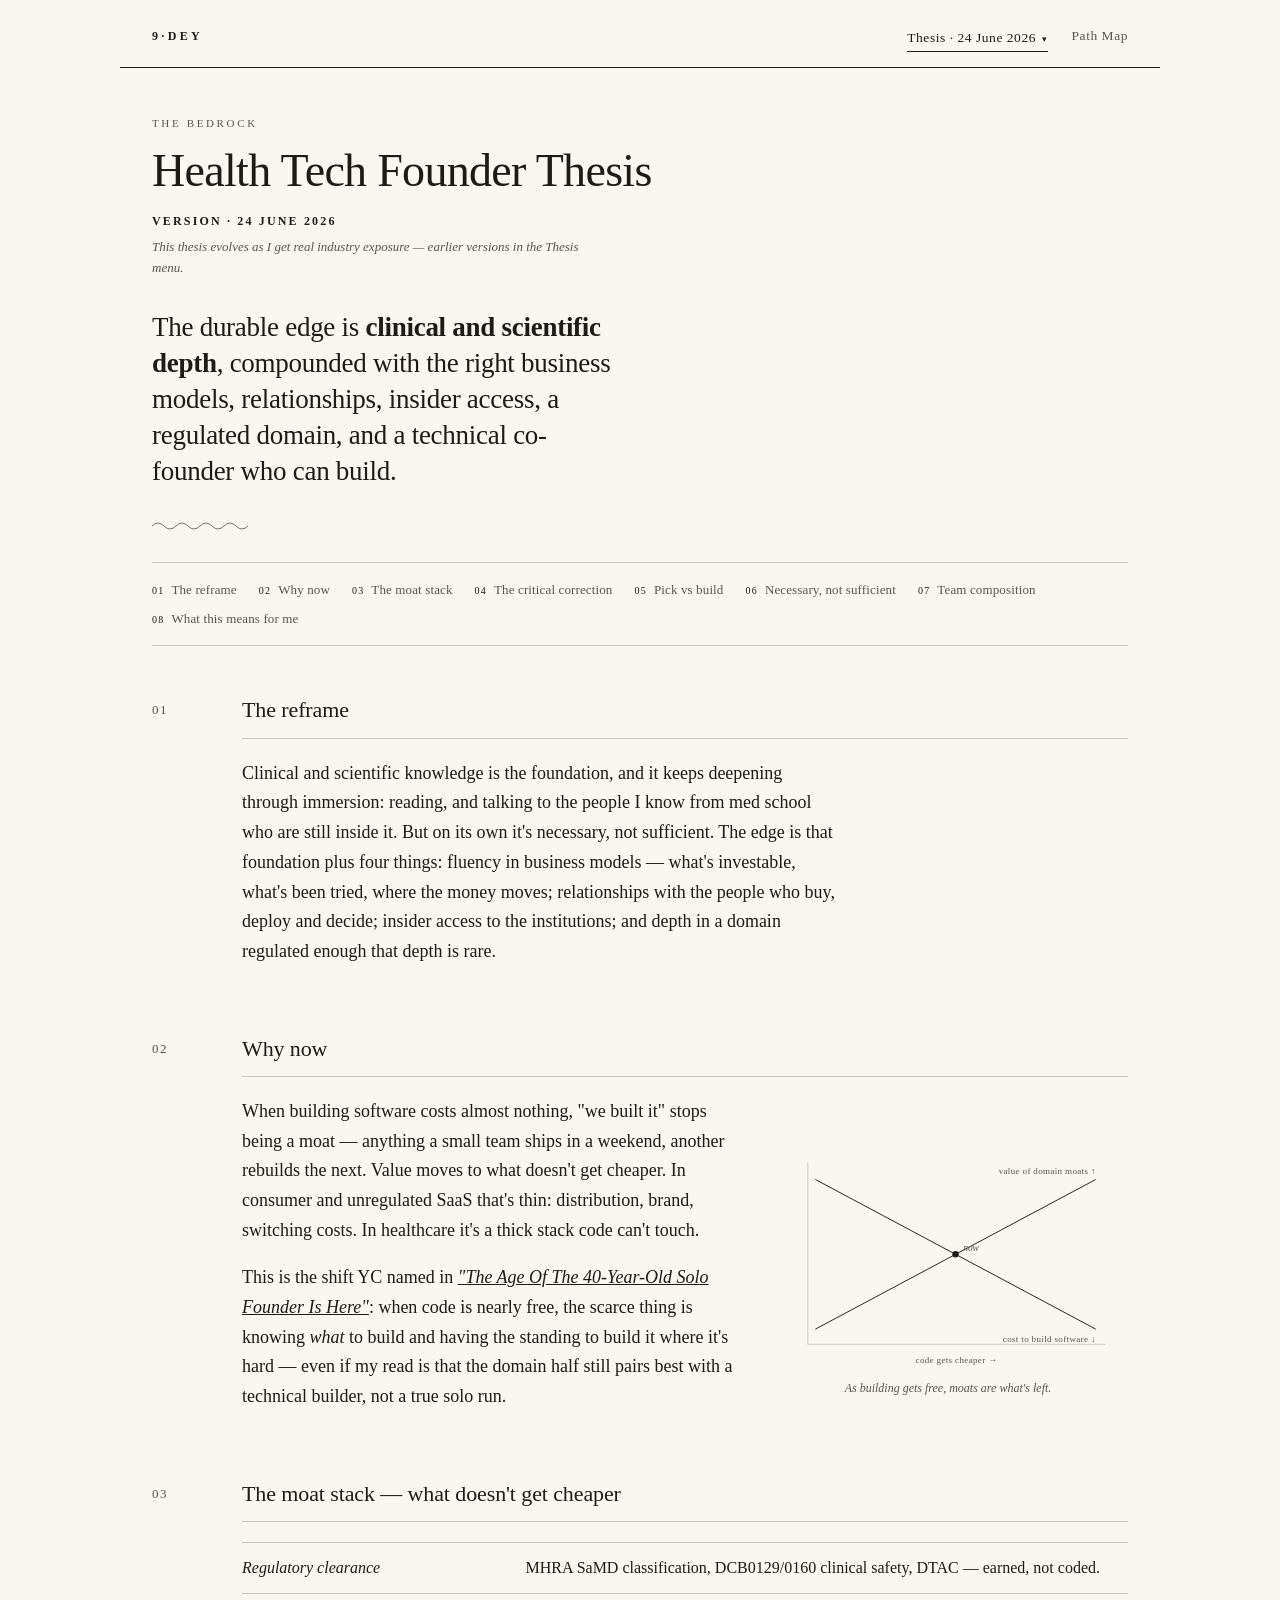
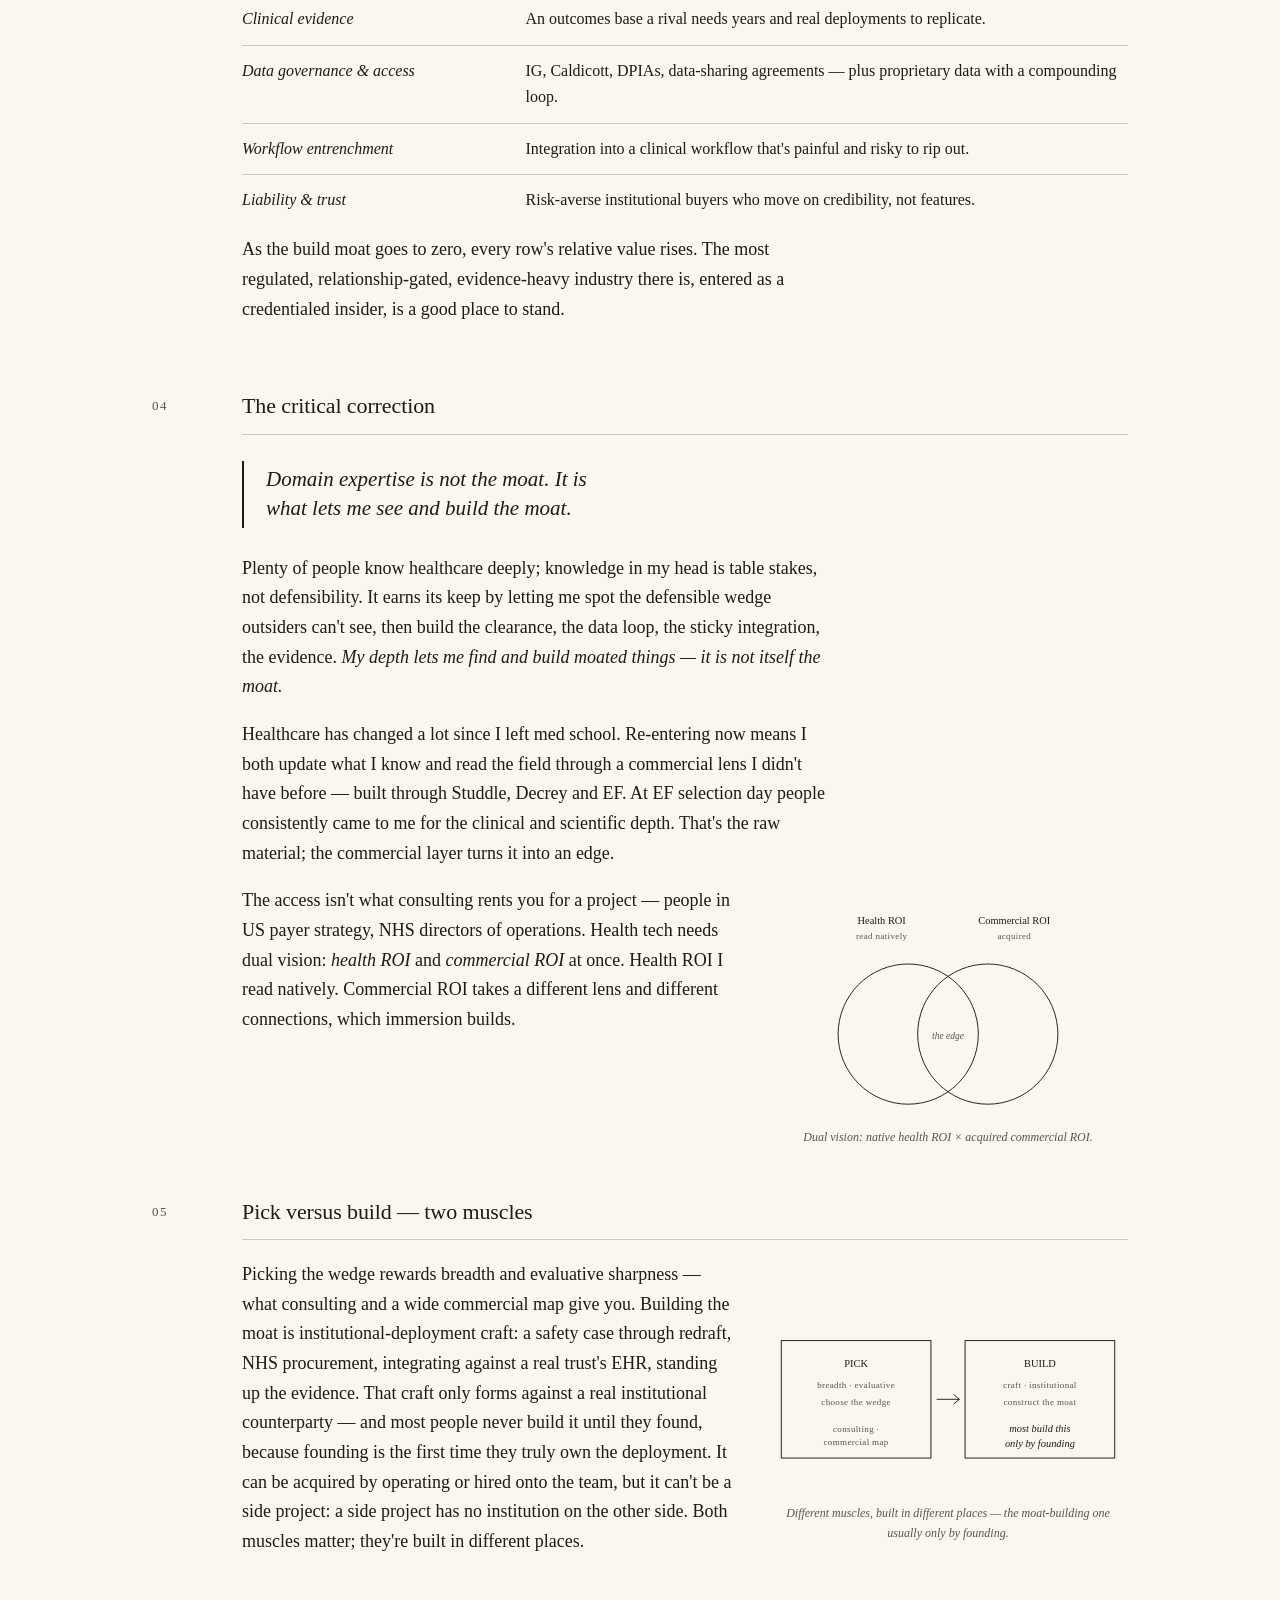
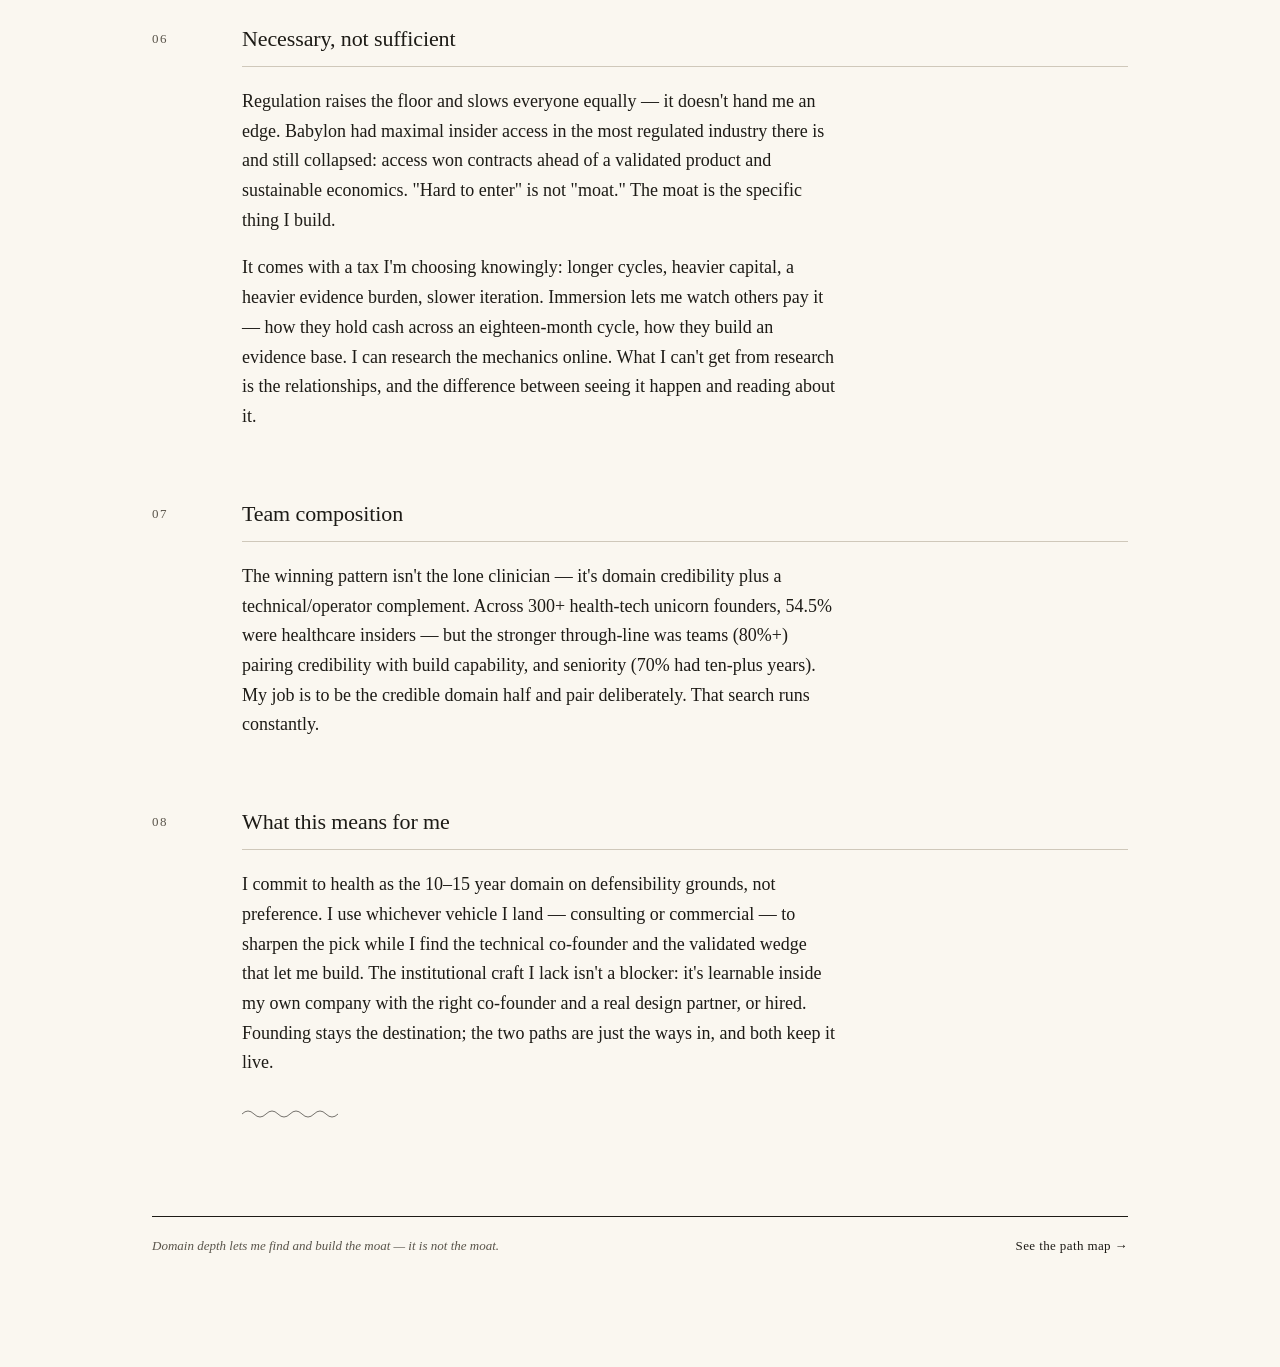
<file: index.html>
<!DOCTYPE html>
<html lang="en">
<head>
<meta charset="utf-8">
<meta name="viewport" content="width=device-width, initial-scale=1">
<title>Health Tech Founder Thesis · 24 June 2026</title>
<link rel="stylesheet" href="style.css">
</head>
<body data-thesis="index.html">

<!-- ===================== SHARED NAV ===================== -->
<nav class="nav">
  <a class="brand" href="index.html">9&middot;dey</a>
  <span class="links">
    <details class="thesis-dd" id="thesisDd">
      <summary>Thesis ▾</summary>
      <div class="thesis-dd-menu" id="thesisDdMenu"></div>
    </details>
    <a href="map.html">Path Map</a>
  </span>
</nav>

<div class="wrap">

  <header class="masthead">
    <p class="eyebrow">The bedrock</p>
    <h1>Health Tech Founder Thesis</h1>
    <p class="version">Version · 24 June 2026</p>
    <p class="version-note">This thesis evolves as I get real industry exposure — earlier versions in the Thesis menu.</p>

    <!-- HERO: the thesis in one statement -->
    <p class="hero">The durable edge is <strong>clinical and scientific depth</strong>, compounded with the right business models, relationships, insider access, a regulated domain, and a technical co-founder who can build.</p>

    <svg class="squiggle" viewBox="0 0 96 12" aria-hidden="true"><path d="M0,6 Q6,0 12,6 T24,6 T36,6 T48,6 T60,6 T72,6 T84,6 T96,6"/></svg>
  </header>

  <!-- CONTENTS -->
  <nav class="toc" aria-label="Contents">
    <a href="#reframe"><span>01</span> The reframe</a>
    <a href="#whynow"><span>02</span> Why now</a>
    <a href="#moat"><span>03</span> The moat stack</a>
    <a href="#correction"><span>04</span> The critical correction</a>
    <a href="#pickbuild"><span>05</span> Pick vs build</a>
    <a href="#necessary"><span>06</span> Necessary, not sufficient</a>
    <a href="#team"><span>07</span> Team composition</a>
    <a href="#meaning"><span>08</span> What this means for me</a>
  </nav>

  <!-- 01 ===================== REFRAME ===================== -->
  <section id="reframe">
    <div class="snum">01</div>
    <div class="body">
      <div class="sec-head"><h2>The reframe</h2></div>
      <p>Clinical and scientific knowledge is the foundation, and it keeps deepening through immersion: reading, and talking to the people I know from med school who are still inside it. But on its own it's necessary, not sufficient. The edge is that foundation plus four things: fluency in business models — what's investable, what's been tried, where the money moves; relationships with the people who buy, deploy and decide; insider access to the institutions; and depth in a domain regulated enough that depth is rare.</p>
    </div>
  </section>

  <!-- 02 ===================== WHY NOW ===================== -->
  <section id="whynow">
    <div class="snum">02</div>
    <div class="body">
      <div class="sec-head"><h2>Why now</h2></div>
      <div class="split">
        <div class="txt">
          <p>When building software costs almost nothing, "we built it" stops being a moat — anything a small team ships in a weekend, another rebuilds the next. Value moves to what doesn't get cheaper. In consumer and unregulated SaaS that's thin: distribution, brand, switching costs. In healthcare it's a thick stack code can't touch.</p>
          <p>This is the shift YC named in <em><a href="https://www.youtube.com/watch?v=8OOuCnZB-4o" target="_blank" rel="noopener">"The Age Of The 40-Year-Old Solo Founder Is Here"</a></em>: when code is nearly free, the scarce thing is knowing <em>what</em> to build and having the standing to build it where it's hard — even if my read is that the domain half still pairs best with a technical builder, not a true solo run.</p>
        </div>
        <div class="fig">
          <!-- DIAGRAM A: crossing curves -->
          <svg class="dia" viewBox="0 0 380 250" role="img" aria-label="As software gets cheaper, the value of domain moats rises while the cost of building software falls.">
            <line class="stroke-faint" x1="42" y1="30" x2="42" y2="222"/>
            <line class="stroke-faint" x1="42" y1="222" x2="356" y2="222"/>
            <line class="stroke" x1="50" y1="48" x2="346" y2="206"/>
            <line class="stroke" x1="50" y1="206" x2="346" y2="48"/>
            <circle cx="198" cy="127" r="3.4" fill="#1d1b16"/>
            <text class="lab-cap" x="206" y="124">now</text>
            <text class="lab-sm" x="346" y="42" text-anchor="end">value of domain moats ↑</text>
            <text class="lab-sm" x="346" y="220" text-anchor="end">cost to build software ↓</text>
            <text class="lab-sm" x="199" y="242" text-anchor="middle">code gets cheaper →</text>
          </svg>
          <p class="fig-cap">As building gets free, moats are what's left.</p>
        </div>
      </div>
    </div>
  </section>

  <!-- 03 ===================== MOAT STACK ===================== -->
  <section id="moat">
    <div class="snum">03</div>
    <div class="body">
      <div class="sec-head"><h2>The moat stack — what doesn't get cheaper</h2></div>
      <table class="moat">
        <tr><td>Regulatory clearance</td><td>MHRA SaMD classification, DCB0129/0160 clinical safety, DTAC — earned, not coded.</td></tr>
        <tr><td>Clinical evidence</td><td>An outcomes base a rival needs years and real deployments to replicate.</td></tr>
        <tr><td>Data governance &amp; access</td><td>IG, Caldicott, DPIAs, data-sharing agreements — plus proprietary data with a compounding loop.</td></tr>
        <tr><td>Workflow entrenchment</td><td>Integration into a clinical workflow that's painful and risky to rip out.</td></tr>
        <tr><td>Liability &amp; trust</td><td>Risk-averse institutional buyers who move on credibility, not features.</td></tr>
      </table>
      <p>As the build moat goes to zero, every row's relative value rises. The most regulated, relationship-gated, evidence-heavy industry there is, entered as a credentialed insider, is a good place to stand.</p>
    </div>
  </section>

  <!-- 04 ===================== CRITICAL CORRECTION ===================== -->
  <section id="correction">
    <div class="snum">04</div>
    <div class="body">
      <div class="sec-head"><h2>The critical correction</h2></div>
      <p class="pull">Domain expertise is not the moat. It is what lets me see and build the moat.</p>
      <p>Plenty of people know healthcare deeply; knowledge in my head is table stakes, not defensibility. It earns its keep by letting me spot the defensible wedge outsiders can't see, then build the clearance, the data loop, the sticky integration, the evidence. <em>My depth lets me find and build moated things — it is not itself the moat.</em></p>
      <p>Healthcare has changed a lot since I left med school. Re-entering now means I both update what I know and read the field through a commercial lens I didn't have before — built through Studdle, Decrey and EF. At EF selection day people consistently came to me for the clinical and scientific depth. That's the raw material; the commercial layer turns it into an edge.</p>
      <div class="split">
        <div class="txt">
          <p>The access isn't what consulting rents you for a project — people in US payer strategy, NHS directors of operations. Health tech needs dual vision: <em>health ROI</em> and <em>commercial ROI</em> at once. Health ROI I read natively. Commercial ROI takes a different lens and different connections, which immersion builds.</p>
        </div>
        <div class="fig">
          <!-- DIAGRAM B: dual-vision venn (labels above, clear of strokes) -->
          <svg class="dia" viewBox="0 0 380 240" role="img" aria-label="Health ROI read natively overlaps with commercial ROI acquired through immersion; the overlap is the edge.">
            <!-- labels sit above each circle, never over the stroke -->
            <text class="lab" x="120" y="34" text-anchor="middle">Health ROI</text>
            <text class="lab-sm" x="120" y="50" text-anchor="middle">read natively</text>
            <text class="lab" x="260" y="34" text-anchor="middle">Commercial ROI</text>
            <text class="lab-sm" x="260" y="50" text-anchor="middle">acquired</text>
            <!-- circles lowered so labels have clear space -->
            <circle class="stroke" cx="148" cy="150" r="74"/>
            <circle class="stroke" cx="232" cy="150" r="74"/>
            <text class="lab-cap" x="190" y="155" text-anchor="middle">the edge</text>
          </svg>
          <p class="fig-cap">Dual vision: native health ROI × acquired commercial ROI.</p>
        </div>
      </div>
    </div>
  </section>

  <!-- 05 ===================== PICK VS BUILD ===================== -->
  <section id="pickbuild">
    <div class="snum">05</div>
    <div class="body">
      <div class="sec-head"><h2>Pick versus build — two muscles</h2></div>
      <div class="split">
        <div class="txt">
          <p>Picking the wedge rewards breadth and evaluative sharpness — what consulting and a wide commercial map give you. Building the moat is institutional-deployment craft: a safety case through redraft, NHS procurement, integrating against a real trust's EHR, standing up the evidence. That craft only forms against a real institutional counterparty — and most people never build it until they found, because founding is the first time they truly own the deployment. It can be acquired by operating or hired onto the team, but it can't be a side project: a side project has no institution on the other side. Both muscles matter; they're built in different places.</p>
        </div>
        <div class="fig">
          <!-- DIAGRAM C: pick vs build (BUILD emphasised; founding highlighted) -->
          <svg class="dia" viewBox="0 0 380 210" role="img" aria-label="Pick the wedge through breadth and evaluation; build the moat through institutional craft, most often by founding.">
            <rect class="stroke" x="14" y="46" width="158" height="124"/>
            <!-- BUILD box drawn heavier for emphasis -->
            <rect class="stroke" x="208" y="46" width="158" height="124" stroke-width="2"/>
            <line class="stroke" x1="178" y1="108" x2="202" y2="108"/>
            <path class="stroke" d="M196,103 L202,108 L196,113"/>
            <text class="lab" x="93" y="74" text-anchor="middle">PICK</text>
            <text class="lab-sm" x="93" y="96" text-anchor="middle">breadth · evaluative</text>
            <text class="lab-sm" x="93" y="114" text-anchor="middle">choose the wedge</text>
            <text class="lab-sm" x="93" y="142" text-anchor="middle">consulting ·</text>
            <text class="lab-sm" x="93" y="156" text-anchor="middle">commercial map</text>
            <text class="lab" x="287" y="74" text-anchor="middle">BUILD</text>
            <text class="lab-sm" x="287" y="96" text-anchor="middle">craft · institutional</text>
            <text class="lab-sm" x="287" y="114" text-anchor="middle">construct the moat</text>
            <text class="lab" x="287" y="142" text-anchor="middle" font-style="italic">most build this</text>
            <text class="lab" x="287" y="158" text-anchor="middle" font-style="italic">only by founding</text>
          </svg>
          <p class="fig-cap">Different muscles, built in different places — the moat-building one usually only by founding.</p>
        </div>
      </div>
    </div>
  </section>

  <!-- 06 ===================== NECESSARY NOT SUFFICIENT ===================== -->
  <section id="necessary">
    <div class="snum">06</div>
    <div class="body">
      <div class="sec-head"><h2>Necessary, not sufficient</h2></div>
      <p>Regulation raises the floor and slows everyone equally — it doesn't hand me an edge. Babylon had maximal insider access in the most regulated industry there is and still collapsed: access won contracts ahead of a validated product and sustainable economics. "Hard to enter" is not "moat." The moat is the specific thing I build.</p>
      <p>It comes with a tax I'm choosing knowingly: longer cycles, heavier capital, a heavier evidence burden, slower iteration. Immersion lets me watch others pay it — how they hold cash across an eighteen-month cycle, how they build an evidence base. I can research the mechanics online. What I can't get from research is the relationships, and the difference between seeing it happen and reading about it.</p>
    </div>
  </section>

  <!-- 07 ===================== TEAM COMPOSITION ===================== -->
  <section id="team">
    <div class="snum">07</div>
    <div class="body">
      <div class="sec-head"><h2>Team composition</h2></div>
      <p>The winning pattern isn't the lone clinician — it's domain credibility plus a technical/operator complement. Across 300+ health-tech unicorn founders, 54.5% were healthcare insiders — but the stronger through-line was teams (80%+) pairing credibility with build capability, and seniority (70% had ten-plus years). My job is to be the credible domain half and pair deliberately. That search runs constantly.</p>
    </div>
  </section>

  <!-- 08 ===================== WHAT THIS MEANS ===================== -->
  <section id="meaning">
    <div class="snum">08</div>
    <div class="body">
      <div class="sec-head"><h2>What this means for me</h2></div>
      <p>I commit to health as the 10–15 year domain on defensibility grounds, not preference. I use whichever vehicle I land — consulting or commercial — to sharpen the pick while I find the technical co-founder and the validated wedge that let me build. The institutional craft I lack isn't a blocker: it's learnable inside my own company with the right co-founder and a real design partner, or hired. Founding stays the destination; the two paths are just the ways in, and both keep it live.</p>
      <svg class="squiggle" viewBox="0 0 96 12" aria-hidden="true"><path d="M0,6 Q6,0 12,6 T24,6 T36,6 T48,6 T60,6 T72,6 T84,6 T96,6"/></svg>
    </div>
  </section>

  <footer class="foot">
    <span>Domain depth lets me find and build the moat — it is not the moat.</span>
    <a href="map.html">See the path map &rarr;</a>
  </footer>

</div>
<script src="theses.js"></script>
</body>
</html>
</file>
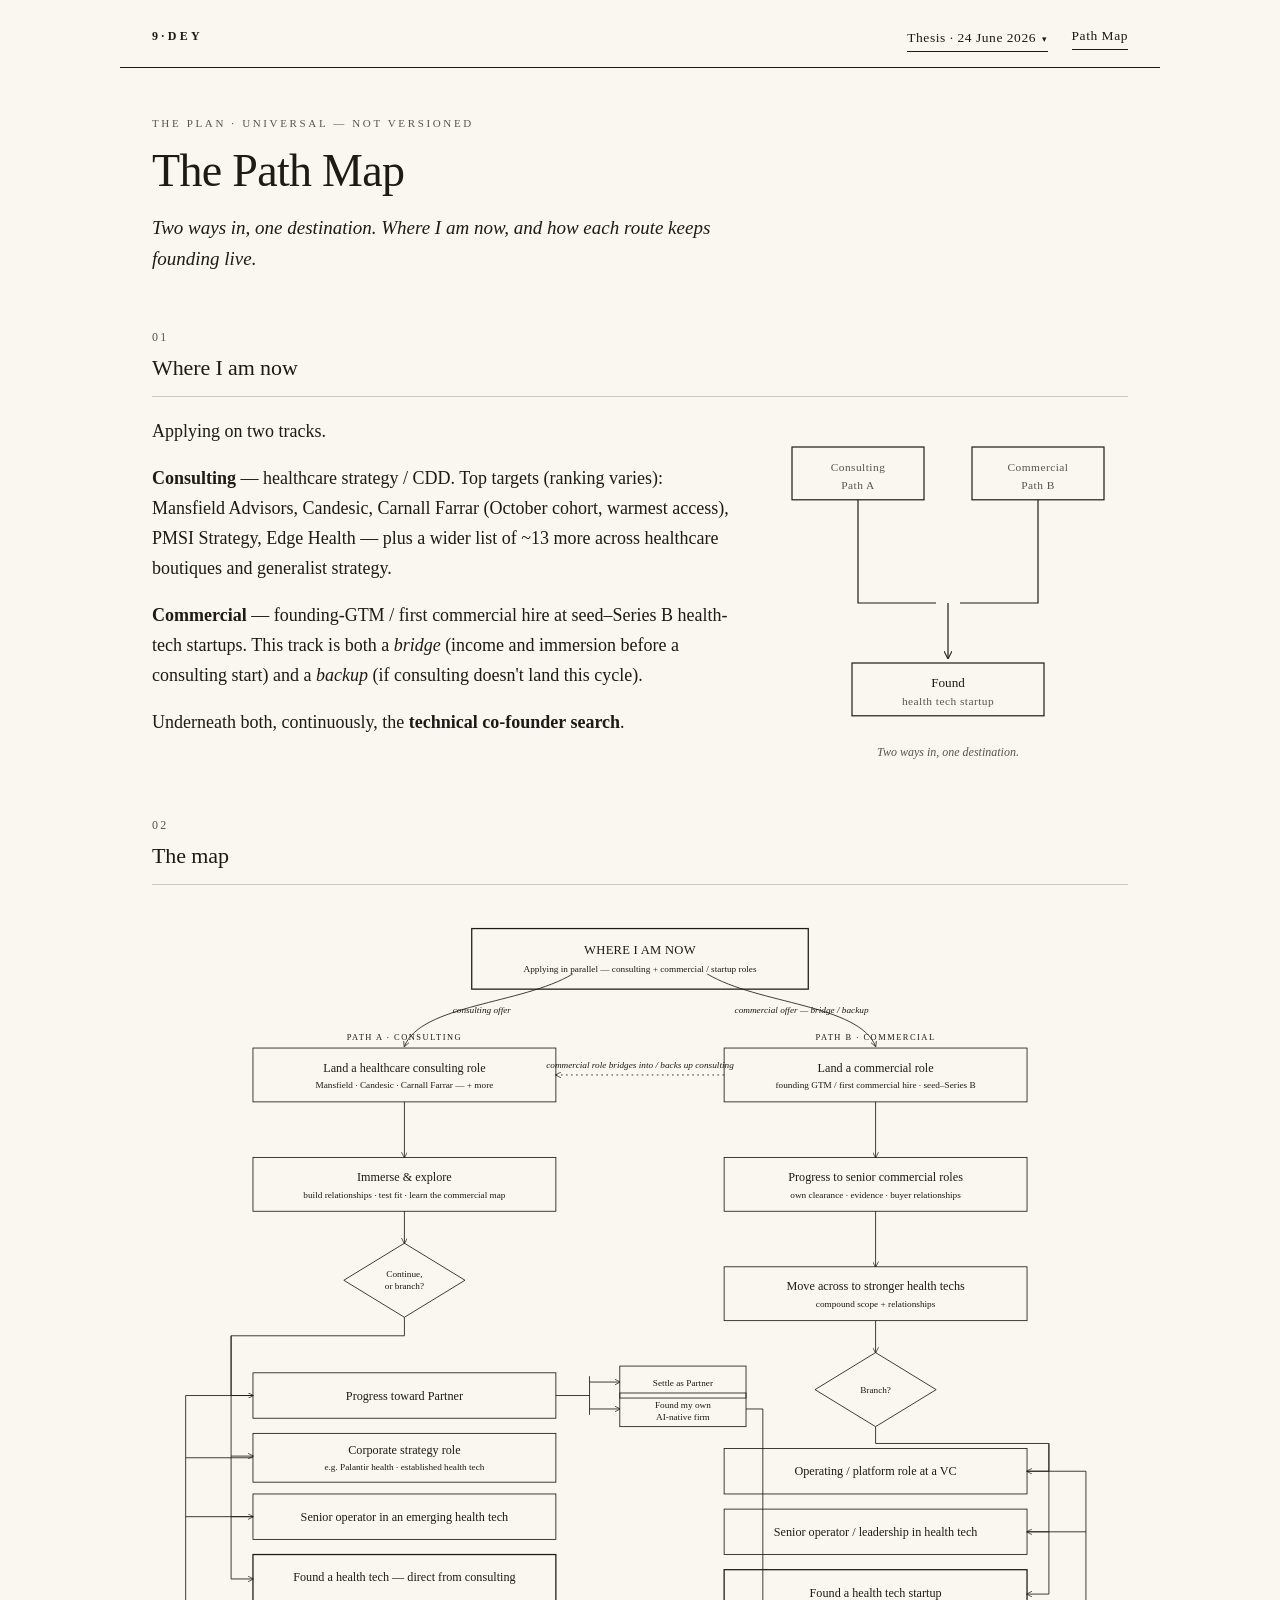
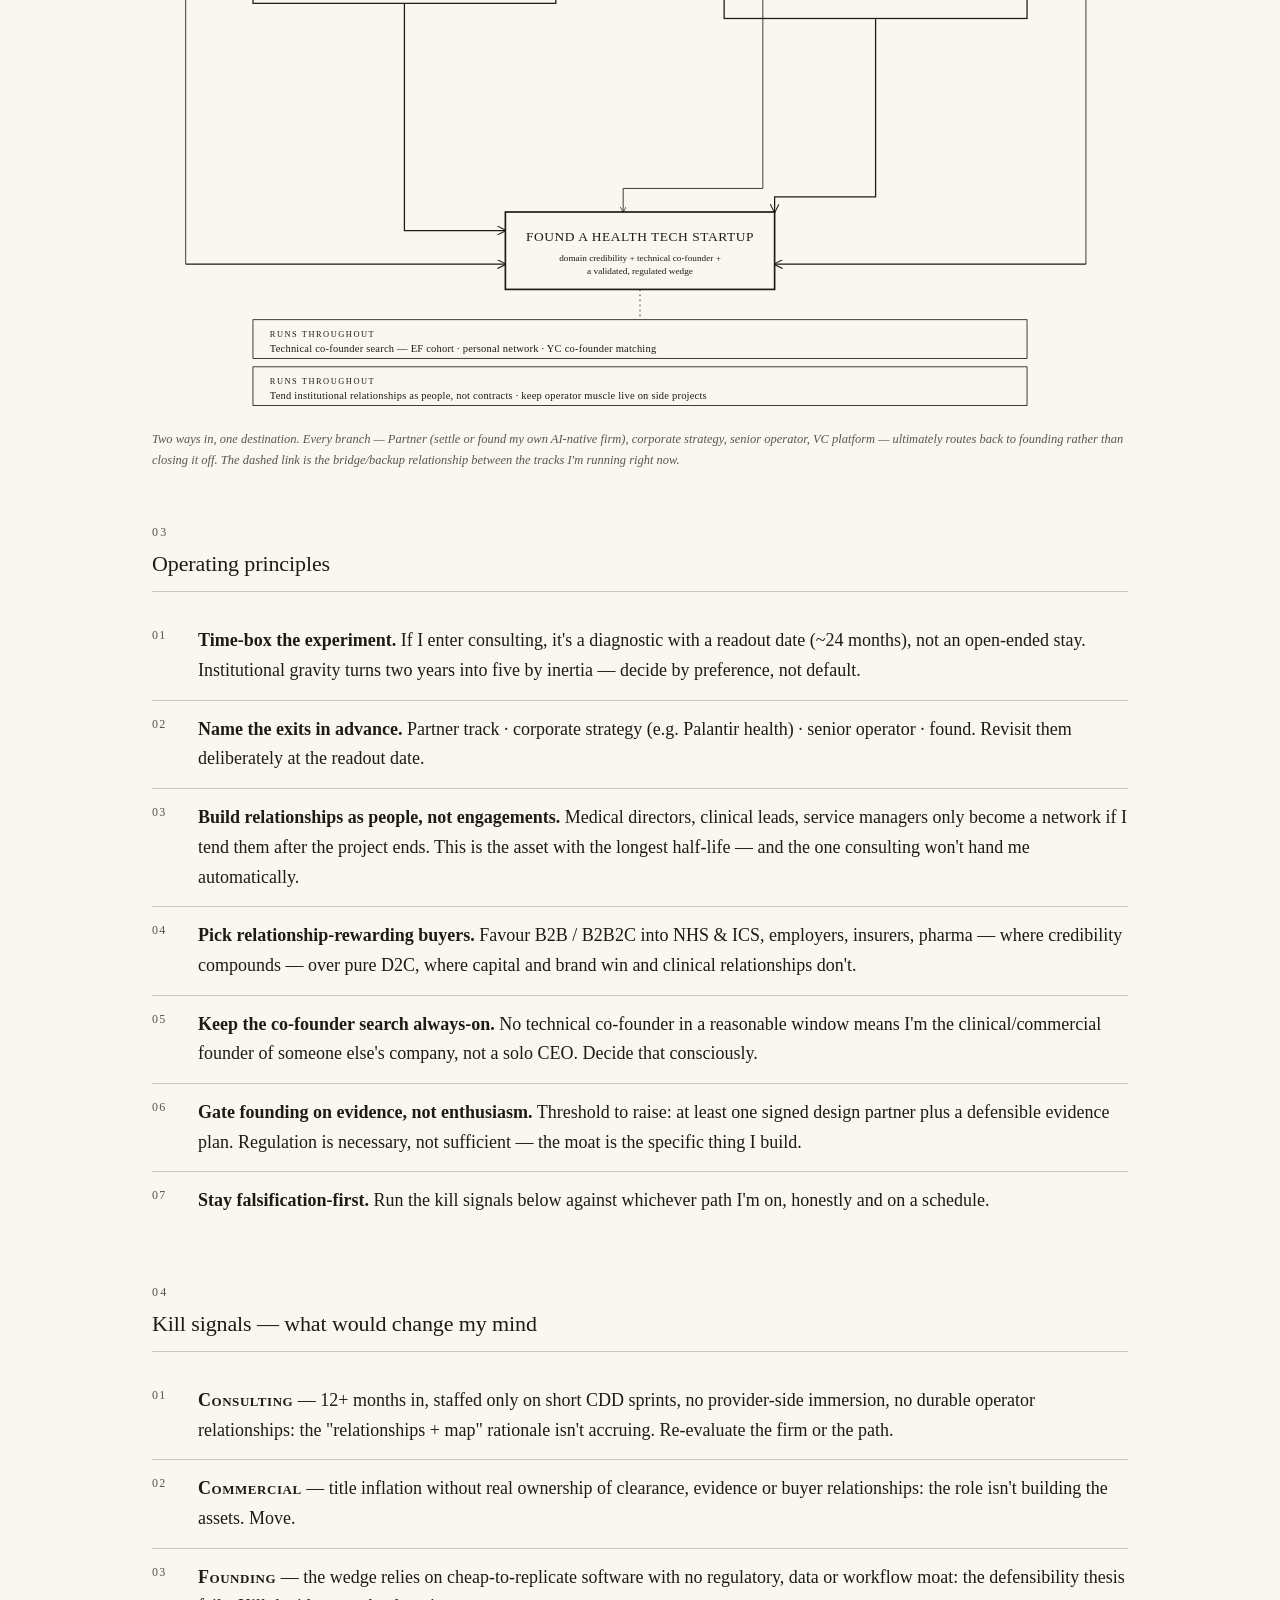
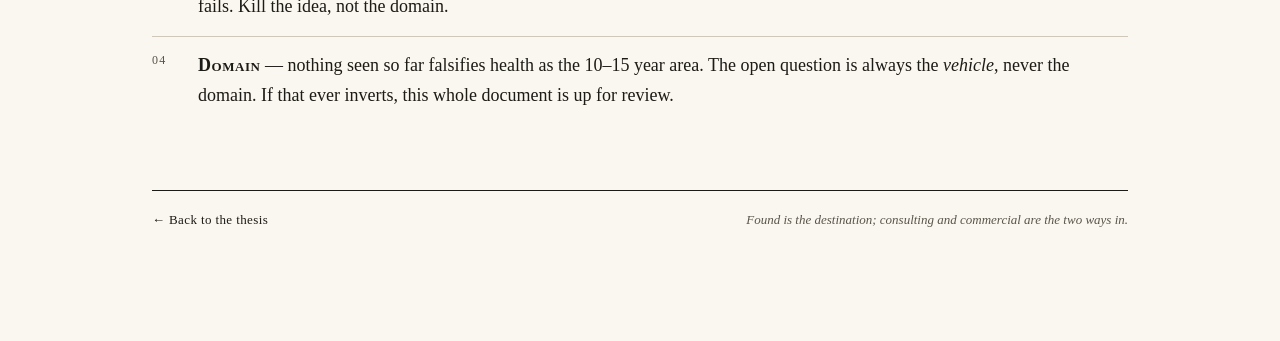
<file: map.html>
<!DOCTYPE html>
<html lang="en">
<head>
<meta charset="utf-8">
<meta name="viewport" content="width=device-width, initial-scale=1">
<title>The Path Map</title>
<link rel="stylesheet" href="style.css">
</head>
<body>

<!-- ===================== SHARED NAV ===================== -->
<nav class="nav">
  <a class="brand" href="index.html">9&middot;dey</a>
  <span class="links">
    <details class="thesis-dd" id="thesisDd">
      <summary>Thesis ▾</summary>
      <div class="thesis-dd-menu" id="thesisDdMenu"></div>
    </details>
    <a href="map.html" class="is-active">Path Map</a>
  </span>
</nav>

<div class="wrap">

  <header class="masthead">
    <p class="eyebrow">The plan · universal — not versioned</p>
    <h1>The Path Map</h1>
    <p class="standfirst">Two ways in, one destination. Where I am now, and how each route keeps founding live.</p>
  </header>

  <!-- ===================== WHERE I AM NOW ===================== -->
  <section>
    <div class="sec-head"><span class="num">01</span><h2>Where I am now</h2></div>
    <div class="split">
      <div class="txt">
        <p>Applying on two tracks.</p>
        <p><strong>Consulting</strong> — healthcare strategy / CDD. Top targets (ranking varies): Mansfield Advisors, Candesic, Carnall Farrar (October cohort, warmest access), PMSI Strategy, Edge Health — plus a wider list of ~13 more across healthcare boutiques and generalist strategy.</p>
        <p><strong>Commercial</strong> — founding-GTM / first commercial hire at seed–Series B health-tech startups. This track is both a <em>bridge</em> (income and immersion before a consulting start) and a <em>backup</em> (if consulting doesn't land this cycle).</p>
        <p>Underneath both, continuously, the <strong>technical co-founder search</strong>.</p>
      </div>
      <div class="fig">
        <!-- small two-paths-converge motif to balance the column -->
        <svg class="dia" viewBox="0 0 300 260" role="img" aria-label="Two paths — consulting and commercial — both leading down to founding.">
          <rect class="stroke" x="20" y="20" width="110" height="44"/>
          <text class="lab-sm" x="75" y="40" text-anchor="middle">Consulting</text>
          <text class="lab-sm" x="75" y="55" text-anchor="middle">Path A</text>
          <rect class="stroke" x="170" y="20" width="110" height="44"/>
          <text class="lab-sm" x="225" y="40" text-anchor="middle">Commercial</text>
          <text class="lab-sm" x="225" y="55" text-anchor="middle">Path B</text>
          <path class="stroke" d="M75,64 L75,150 L140,150"/>
          <path class="stroke" d="M225,64 L225,150 L160,150"/>
          <path class="stroke" d="M150,150 L150,196" marker-end="url(#diaArrow)"/>
          <defs>
            <marker id="diaArrow" viewBox="0 0 10 10" refX="9" refY="5" markerWidth="7" markerHeight="7" orient="auto-start-reverse">
              <path d="M0,0 L10,5 L0,10" fill="none" stroke="#1d1b16" stroke-width="1.2"/>
            </marker>
          </defs>
          <rect class="stroke" x="70" y="200" width="160" height="44" stroke-width="2"/>
          <text class="lab" x="150" y="220" text-anchor="middle">Found</text>
          <text class="lab-sm" x="150" y="235" text-anchor="middle">health tech startup</text>
        </svg>
        <p class="fig-cap">Two ways in, one destination.</p>
      </div>
    </div>
  </section>

  <!-- ===================== THE FLOWCHART ===================== -->
  <section>
    <div class="sec-head"><span class="num">02</span><h2>The map</h2></div>
    <figure>
      <!-- Edit any node's wording directly in the <text> elements below. -->
      <svg class="map" viewBox="0 0 1160 1320" role="img" aria-label="Two parallel career paths — consulting and commercial — every branch converging on founding a health tech startup.">
        <defs>
          <marker id="arrow" viewBox="0 0 10 10" refX="9" refY="5" markerWidth="7" markerHeight="7" orient="auto-start-reverse">
            <path d="M0,0 L10,5 L0,10" fill="none" stroke="#1d1b16" stroke-width="1.2"/>
          </marker>
        </defs>

        <!-- NOW -->
        <rect x="380" y="28" width="400" height="72" fill="none" stroke="#1d1b16" stroke-width="1.5"/>
        <text class="n-now" x="580" y="58" text-anchor="middle">WHERE I AM NOW</text>
        <text class="n-sub" x="580" y="80" text-anchor="middle">Applying in parallel — consulting + commercial / startup roles</text>

        <!-- splits -->
        <path d="M500,82 C440,118 320,118 300,168" fill="none" stroke="#1d1b16" stroke-width="1" marker-end="url(#arrow)"/>
        <path d="M660,82 C720,118 840,118 860,168" fill="none" stroke="#1d1b16" stroke-width="1" marker-end="url(#arrow)"/>
        <text class="edge" x="392" y="128" text-anchor="middle">consulting offer</text>
        <text class="edge" x="772" y="128" text-anchor="middle">commercial offer — bridge / backup</text>

        <!-- column labels -->
        <text class="band-lab" x="300" y="160" text-anchor="middle">PATH A · CONSULTING</text>
        <text class="band-lab" x="860" y="160" text-anchor="middle">PATH B · COMMERCIAL</text>

        <!-- LEFT: CONSULTING -->
        <rect x="120" y="170" width="360" height="64" fill="none" stroke="#1d1b16" stroke-width="1"/>
        <text class="n-title" x="300" y="198" text-anchor="middle">Land a healthcare consulting role</text>
        <text class="n-sub" x="300" y="218" text-anchor="middle">Mansfield · Candesic · Carnall Farrar — + more</text>
        <path d="M300,234 L300,300" fill="none" stroke="#1d1b16" stroke-width="1" marker-end="url(#arrow)"/>

        <rect x="120" y="300" width="360" height="64" fill="none" stroke="#1d1b16" stroke-width="1"/>
        <text class="n-title" x="300" y="328" text-anchor="middle">Immerse &amp; explore</text>
        <text class="n-sub" x="300" y="348" text-anchor="middle">build relationships · test fit · learn the commercial map</text>
        <path d="M300,364 L300,402" fill="none" stroke="#1d1b16" stroke-width="1" marker-end="url(#arrow)"/>

        <polygon points="300,402 372,446 300,490 228,446" fill="none" stroke="#1d1b16" stroke-width="1"/>
        <text class="n-sub" x="300" y="442" text-anchor="middle">Continue,</text>
        <text class="n-sub" x="300" y="456" text-anchor="middle">or branch?</text>

        <!-- comb to four left outcomes -->
        <path d="M300,490 L300,512 L94,512 L94,583" fill="none" stroke="#1d1b16" stroke-width="1"/>
        <path d="M94,512 L94,801" fill="none" stroke="#1d1b16" stroke-width="1"/>
        <path d="M94,583 L120,583" fill="none" stroke="#1d1b16" stroke-width="1" marker-end="url(#arrow)"/>
        <path d="M94,655 L120,655" fill="none" stroke="#1d1b16" stroke-width="1" marker-end="url(#arrow)"/>
        <path d="M94,727 L120,727" fill="none" stroke="#1d1b16" stroke-width="1" marker-end="url(#arrow)"/>
        <path d="M94,801 L120,801" fill="none" stroke="#1d1b16" stroke-width="1" marker-end="url(#arrow)"/>

        <!-- Partner (now branches to settle OR found own firm) -->
        <rect x="120" y="556" width="360" height="54" fill="none" stroke="#1d1b16" stroke-width="1"/>
        <text class="n-title" x="300" y="588" text-anchor="middle">Progress toward Partner</text>
        <!-- partner sub-branch -->
        <path d="M480,583 L520,583" fill="none" stroke="#1d1b16" stroke-width="1"/>
        <path d="M520,560 L520,606" fill="none" stroke="#1d1b16" stroke-width="1"/>
        <path d="M520,567 L556,567" fill="none" stroke="#1d1b16" stroke-width="1" marker-end="url(#arrow)"/>
        <path d="M520,599 L556,599" fill="none" stroke="#1d1b16" stroke-width="1" marker-end="url(#arrow)"/>
        <rect x="556" y="548" width="150" height="38" fill="none" stroke="#1d1b16" stroke-width="1"/>
        <text class="n-sub" x="631" y="572" text-anchor="middle">Settle as Partner</text>
        <rect x="556" y="580" width="150" height="40" fill="none" stroke="#1d1b16" stroke-width="1"/>
        <text class="n-sub" x="631" y="598" text-anchor="middle">Found my own</text>
        <text class="n-sub" x="631" y="612" text-anchor="middle">AI-native firm</text>

        <rect x="120" y="628" width="360" height="58" fill="none" stroke="#1d1b16" stroke-width="1"/>
        <text class="n-title" x="300" y="652" text-anchor="middle">Corporate strategy role</text>
        <text class="n-sub" x="300" y="672" text-anchor="middle">e.g. Palantir health · established health tech</text>

        <rect x="120" y="700" width="360" height="54" fill="none" stroke="#1d1b16" stroke-width="1"/>
        <text class="n-title" x="300" y="732" text-anchor="middle">Senior operator in an emerging health tech</text>

        <rect x="120" y="772" width="360" height="58" fill="none" stroke="#1d1b16" stroke-width="1.5"/>
        <text class="n-title" x="300" y="804" text-anchor="middle">Found a health tech — direct from consulting</text>

        <!-- RIGHT: COMMERCIAL -->
        <rect x="680" y="170" width="360" height="64" fill="none" stroke="#1d1b16" stroke-width="1"/>
        <text class="n-title" x="860" y="198" text-anchor="middle">Land a commercial role</text>
        <text class="n-sub" x="860" y="218" text-anchor="middle">founding GTM / first commercial hire · seed–Series B</text>
        <path d="M860,234 L860,300" fill="none" stroke="#1d1b16" stroke-width="1" marker-end="url(#arrow)"/>

        <rect x="680" y="300" width="360" height="64" fill="none" stroke="#1d1b16" stroke-width="1"/>
        <text class="n-title" x="860" y="328" text-anchor="middle">Progress to senior commercial roles</text>
        <text class="n-sub" x="860" y="348" text-anchor="middle">own clearance · evidence · buyer relationships</text>
        <path d="M860,364 L860,430" fill="none" stroke="#1d1b16" stroke-width="1" marker-end="url(#arrow)"/>

        <rect x="680" y="430" width="360" height="64" fill="none" stroke="#1d1b16" stroke-width="1"/>
        <text class="n-title" x="860" y="458" text-anchor="middle">Move across to stronger health techs</text>
        <text class="n-sub" x="860" y="478" text-anchor="middle">compound scope + relationships</text>
        <path d="M860,494 L860,532" fill="none" stroke="#1d1b16" stroke-width="1" marker-end="url(#arrow)"/>

        <polygon points="860,532 932,576 860,620 788,576" fill="none" stroke="#1d1b16" stroke-width="1"/>
        <text class="n-sub" x="860" y="580" text-anchor="middle">Branch?</text>

        <!-- comb to three right outcomes -->
        <path d="M860,620 L860,640 L1066,640 L1066,673" fill="none" stroke="#1d1b16" stroke-width="1"/>
        <path d="M1066,640 L1066,819" fill="none" stroke="#1d1b16" stroke-width="1"/>
        <path d="M1066,673 L1040,673" fill="none" stroke="#1d1b16" stroke-width="1" marker-end="url(#arrow)"/>
        <path d="M1066,745 L1040,745" fill="none" stroke="#1d1b16" stroke-width="1" marker-end="url(#arrow)"/>
        <path d="M1066,819 L1040,819" fill="none" stroke="#1d1b16" stroke-width="1" marker-end="url(#arrow)"/>

        <rect x="680" y="646" width="360" height="54" fill="none" stroke="#1d1b16" stroke-width="1"/>
        <text class="n-title" x="860" y="678" text-anchor="middle">Operating / platform role at a VC</text>

        <rect x="680" y="718" width="360" height="54" fill="none" stroke="#1d1b16" stroke-width="1"/>
        <text class="n-title" x="860" y="750" text-anchor="middle">Senior operator / leadership in health tech</text>

        <rect x="680" y="790" width="360" height="58" fill="none" stroke="#1d1b16" stroke-width="1.5"/>
        <text class="n-title" x="860" y="822" text-anchor="middle">Found a health tech startup</text>

        <!-- bridge / backup cross-link -->
        <path d="M680,202 L480,202" fill="none" stroke="#1d1b16" stroke-width="1" stroke-dasharray="2 4" marker-end="url(#arrow)"/>
        <text class="edge" x="580" y="194" text-anchor="middle">commercial role bridges into / backs up consulting</text>

        <!-- ===== CONVERGENCE: every branch keeps founding live ===== -->
        <!-- LEFT non-founding outcomes route to a far-left bus (x=40), clear of the diamond, then down to FOUND -->
        <path d="M120,583 L40,583 L40,1140" fill="none" stroke="#1d1b16" stroke-width="1"/>
        <path d="M120,657 L40,657" fill="none" stroke="#1d1b16" stroke-width="1"/>
        <path d="M120,727 L40,727" fill="none" stroke="#1d1b16" stroke-width="1"/>
        <!-- 'found my own AI-native firm' (from Partner branch) also keeps founding live: route down the centre into FOUND top -->
        <path d="M706,599 L726,599 L726,1050 L560,1050 L560,1078" fill="none" stroke="#1d1b16" stroke-width="1" marker-end="url(#arrow)"/>
        <!-- left bus into FOUND (enters left side) -->
        <path d="M40,1140 L420,1140" fill="none" stroke="#1d1b16" stroke-width="1.5" marker-end="url(#arrow)"/>

        <!-- direct-found (left) straight down into FOUND -->
        <path d="M300,830 L300,1100 L420,1100" fill="none" stroke="#1d1b16" stroke-width="1.5" marker-end="url(#arrow)"/>

        <!-- RIGHT non-founding outcomes route out to a right bus (x=1110) then down to FOUND -->
        <path d="M1040,673 L1110,673 L1110,1140" fill="none" stroke="#1d1b16" stroke-width="1"/>
        <path d="M1040,745 L1110,745" fill="none" stroke="#1d1b16" stroke-width="1"/>
        <path d="M1110,1140 L740,1140" fill="none" stroke="#1d1b16" stroke-width="1.5" marker-end="url(#arrow)"/>

        <!-- direct-found (right) straight down into FOUND -->
        <path d="M860,848 L860,1060 L740,1060 L740,1078" fill="none" stroke="#1d1b16" stroke-width="1.5" marker-end="url(#arrow)"/>

        <!-- FOUND box -->
        <rect x="420" y="1078" width="320" height="92" fill="none" stroke="#1d1b16" stroke-width="2"/>
        <text class="n-found" x="580" y="1112" text-anchor="middle">FOUND A HEALTH TECH STARTUP</text>
        <text class="n-sub" x="580" y="1136" text-anchor="middle">domain credibility + technical co-founder +</text>
        <text class="n-sub" x="580" y="1152" text-anchor="middle">a validated, regulated wedge</text>

        <!-- tie to constants -->
        <path d="M580,1170 L580,1206" fill="none" stroke="#1d1b16" stroke-width="1" stroke-dasharray="2 4"/>

        <!-- CONSTANTS -->
        <rect x="120" y="1206" width="920" height="46" fill="none" stroke="#1d1b16" stroke-width="1"/>
        <text class="band-lab" x="140" y="1226" text-anchor="start">RUNS THROUGHOUT</text>
        <text class="band" x="140" y="1244" text-anchor="start">Technical co-founder search — EF cohort · personal network · YC co-founder matching</text>

        <rect x="120" y="1262" width="920" height="46" fill="none" stroke="#1d1b16" stroke-width="1"/>
        <text class="band-lab" x="140" y="1282" text-anchor="start">RUNS THROUGHOUT</text>
        <text class="band" x="140" y="1300" text-anchor="start">Tend institutional relationships as people, not contracts · keep operator muscle live on side projects</text>
      </svg>
      <figcaption>Two ways in, one destination. Every branch — Partner (settle or found my own AI-native firm), corporate strategy, senior operator, VC platform — ultimately routes back to founding rather than closing it off. The dashed link is the bridge/backup relationship between the tracks I'm running right now.</figcaption>
    </figure>
  </section>

  <!-- ===================== OPERATING PRINCIPLES ===================== -->
  <section>
    <div class="sec-head"><span class="num">03</span><h2>Operating principles</h2></div>
    <ol class="principles">
      <li><strong>Time-box the experiment.</strong> If I enter consulting, it's a diagnostic with a readout date (~24 months), not an open-ended stay. Institutional gravity turns two years into five by inertia — decide by preference, not default.</li>
      <li><strong>Name the exits in advance.</strong> Partner track · corporate strategy (e.g. Palantir health) · senior operator · found. Revisit them deliberately at the readout date.</li>
      <li><strong>Build relationships as people, not engagements.</strong> Medical directors, clinical leads, service managers only become a network if I tend them after the project ends. This is the asset with the longest half-life — and the one consulting won't hand me automatically.</li>
      <li><strong>Pick relationship-rewarding buyers.</strong> Favour B2B / B2B2C into NHS &amp; ICS, employers, insurers, pharma — where credibility compounds — over pure D2C, where capital and brand win and clinical relationships don't.</li>
      <li><strong>Keep the co-founder search always-on.</strong> No technical co-founder in a reasonable window means I'm the clinical/commercial founder of someone else's company, not a solo CEO. Decide that consciously.</li>
      <li><strong>Gate founding on evidence, not enthusiasm.</strong> Threshold to raise: at least one signed design partner plus a defensible evidence plan. Regulation is necessary, not sufficient — the moat is the specific thing I build.</li>
      <li><strong>Stay falsification-first.</strong> Run the kill signals below against whichever path I'm on, honestly and on a schedule.</li>
    </ol>
  </section>

  <!-- ===================== KILL SIGNALS ===================== -->
  <section>
    <div class="sec-head"><span class="num">04</span><h2>Kill signals — what would change my mind</h2></div>
    <ol class="kills">
      <li><b>Consulting</b> — 12+ months in, staffed only on short CDD sprints, no provider-side immersion, no durable operator relationships: the "relationships + map" rationale isn't accruing. Re-evaluate the firm or the path.</li>
      <li><b>Commercial</b> — title inflation without real ownership of clearance, evidence or buyer relationships: the role isn't building the assets. Move.</li>
      <li><b>Founding</b> — the wedge relies on cheap-to-replicate software with no regulatory, data or workflow moat: the defensibility thesis fails. Kill the idea, not the domain.</li>
      <li><b>Domain</b> — nothing seen so far falsifies health as the 10–15 year area. The open question is always the <em>vehicle</em>, never the domain. If that ever inverts, this whole document is up for review.</li>
    </ol>
  </section>

  <footer class="foot">
    <a href="index.html">&larr; Back to the thesis</a>
    <span>Found is the destination; consulting and commercial are the two ways in.</span>
  </footer>

</div>
<script src="theses.js"></script>
</body>
</html>
</file>
<file: style.css>
/* ============================================================
   9-dey — shared styles
   House style: Georgia serif, hairline rules, monochrome, no fills.
   Colours live in :root. Shared by every page.
   ============================================================ */

:root{
  --ink:#1d1b16;      /* primary text + hairlines */
  --paper:#faf7f0;    /* page background */
  --faint:#5a554b;    /* secondary text (darkened for contrast) */
  --rule:#cfc8ba;     /* light dividers */
  --hover:rgba(0,0,0,.04);
  --measure:66ch;     /* comfortable line length for prose */
}

*{box-sizing:border-box;}
html{-webkit-text-size-adjust:100%;scroll-behavior:smooth;}
body{
  margin:0;
  background:var(--paper);
  color:var(--ink);
  font-family:Georgia,"Times New Roman",serif;
  line-height:1.65;
  font-size:18px;
  text-rendering:optimizeLegibility;
  -webkit-font-smoothing:antialiased;
}
a{color:var(--ink);}

.wrap{max-width:1040px;margin:0 auto;padding:0 32px 110px;}

/* ---------------- shared top nav ---------------- */
.nav{
  max-width:1040px;margin:0 auto;padding:22px 32px 15px;
  display:flex;align-items:center;justify-content:space-between;
  gap:18px;flex-wrap:wrap;
  border-bottom:1.5px solid var(--ink);
}
.brand{
  font-size:12px;letter-spacing:.28em;text-transform:uppercase;color:var(--ink);
  text-decoration:none;font-weight:bold;
}
.links{display:flex;gap:24px;align-items:center;}
.links a{
  font-size:13.5px;letter-spacing:.04em;text-decoration:none;color:var(--faint);
  padding-bottom:2px;
}
.links a:hover{color:var(--ink);}
.links a.is-active{color:var(--ink);border-bottom:1px solid var(--ink);}

/* thesis dropdown (built on <details>) */
.thesis-dd{position:relative;}
.thesis-dd>summary{
  list-style:none;cursor:pointer;font-size:13.5px;letter-spacing:.04em;color:var(--ink);
  display:inline-flex;align-items:center;gap:6px;padding-bottom:2px;border-bottom:1px solid var(--ink);
}
.thesis-dd>summary::-webkit-details-marker{display:none;}
.thesis-dd>summary .caret{font-size:9px;transform:translateY(1px);}
.thesis-dd[open]>summary .caret{transform:translateY(1px) rotate(180deg);}
.thesis-dd-menu{
  position:absolute;top:150%;right:0;min-width:220px;
  background:var(--paper);border:1px solid var(--ink);padding:5px 0;z-index:30;
  box-shadow:0 6px 22px rgba(0,0,0,.10);
}
.thesis-dd-menu a{
  display:flex;align-items:center;justify-content:space-between;gap:10px;
  padding:8px 15px;font-size:13.5px;text-decoration:none;color:var(--faint);white-space:nowrap;
}
.thesis-dd-menu a:hover{color:var(--ink);background:var(--hover);}
.thesis-dd-menu a.is-current{color:var(--ink);}
.dd-tag{
  font-size:9px;letter-spacing:.16em;text-transform:uppercase;color:var(--faint);
  border:1px solid var(--rule);padding:1px 6px;border-radius:2px;
}

/* ---------------- masthead ---------------- */
.masthead{padding-top:46px;margin-bottom:6px;}
.eyebrow{
  font-size:11px;letter-spacing:.24em;text-transform:uppercase;color:var(--faint);margin:0 0 14px;
}
h1{
  font-size:clamp(32px,5vw,46px);line-height:1.08;font-weight:normal;margin:0 0 16px;
  letter-spacing:-.015em;
}
.version{
  font-size:12px;letter-spacing:.18em;text-transform:uppercase;color:var(--ink);
  margin:0 0 4px;font-weight:bold;
}
.version-note{font-size:13px;color:var(--faint);font-style:italic;margin:0 0 22px;}
.standfirst{font-style:italic;font-size:19px;margin:0;max-width:60ch;color:var(--ink);}

/* hero thesis statement */
.hero{
  font-size:clamp(21px,2.6vw,27px);line-height:1.34;letter-spacing:-.01em;
  margin:30px 0 6px;max-width:30ch;max-width:34ch;
}
.hero strong{font-weight:bold;}

/* signature squiggle divider */
.squiggle{display:block;width:96px;height:12px;margin:30px 0;opacity:.6;}
.squiggle.center{margin-left:auto;margin-right:auto;}
.squiggle path{stroke:var(--ink);stroke-width:1;fill:none;}

/* ---------------- contents strip ---------------- */
.toc{
  display:flex;flex-wrap:wrap;gap:8px 22px;margin:26px 0 4px;
  padding:16px 0;border-top:1px solid var(--rule);border-bottom:1px solid var(--rule);
}
.toc a{
  font-size:13px;color:var(--faint);text-decoration:none;letter-spacing:.01em;
  display:inline-flex;gap:7px;align-items:baseline;
}
.toc a span{font-size:10px;letter-spacing:.12em;color:var(--ink);}
.toc a:hover{color:var(--ink);}

/* ---------------- sections ---------------- */
section{
  margin-top:46px;
  scroll-margin-top:20px;
}
/* thesis sections (those with a .snum) get the two-column number layout */
section:has(> .snum){
  display:grid;grid-template-columns:64px 1fr;gap:0 26px;
}
section>.snum{
  font-size:13px;letter-spacing:.12em;color:var(--faint);padding-top:7px;
}
section>.body{min-width:0;}
.sec-head{border-bottom:1px solid var(--rule);padding-bottom:9px;margin-bottom:20px;}
.sec-head h2{font-size:22px;font-weight:normal;margin:0;letter-spacing:-.005em;}
/* map.html uses .sec-head .num + h2 inline; keep that working */
.sec-head .num{font-size:12px;letter-spacing:.18em;color:var(--faint);margin-right:12px;}

p{margin:0 0 18px;max-width:var(--measure);}
.lede{font-size:19px;}
strong{font-weight:bold;}
em{font-style:italic;}

.pull{
  border-left:2px solid var(--ink);padding:4px 0 4px 22px;margin:26px 0;
  font-style:italic;font-size:21px;line-height:1.4;max-width:34ch;
}

/* text + diagram side by side */
.split{display:flex;gap:34px;align-items:flex-start;flex-wrap:wrap;}
.split>.txt{flex:1 1 320px;min-width:0;}
.split>.fig{flex:0 1 360px;align-self:center;}
.split>.txt p{max-width:none;}

/* inline diagrams */
.dia{width:100%;max-width:380px;height:auto;display:block;margin:6px auto;}
.dia text{font-family:Georgia,"Times New Roman",serif;fill:var(--ink);}
.dia .lab{font-size:11px;}
.dia .lab-sm{font-size:9.5px;fill:var(--faint);letter-spacing:.04em;}
.dia .lab-cap{font-size:10px;font-style:italic;fill:var(--faint);}
.dia .stroke{fill:none;stroke:var(--ink);stroke-width:1;}
.dia .stroke-faint{fill:none;stroke:var(--rule);stroke-width:1;}
.fig-cap{font-size:12px;color:var(--faint);font-style:italic;text-align:center;margin:8px 0 0;}

/* moat table */
.moat{width:100%;border-collapse:collapse;margin:6px 0 10px;}
.moat td{border-top:1px solid var(--rule);padding:12px 0;vertical-align:top;font-size:16px;}
.moat td:first-child{width:32%;font-style:italic;padding-right:18px;}

/* numbered lists (map.html) */
ol.principles,ol.kills{list-style:none;counter-reset:item;margin:0;padding:0;}
ol.principles>li,ol.kills>li{
  counter-increment:item;position:relative;padding:14px 0 14px 46px;border-top:1px solid var(--rule);
}
ol.principles>li:first-child,ol.kills>li:first-child{border-top:none;}
ol.principles>li::before,ol.kills>li::before{
  content:counter(item,decimal-leading-zero);position:absolute;left:0;top:14px;
  font-size:12px;letter-spacing:.1em;color:var(--faint);
}
.kills li b{font-variant:small-caps;letter-spacing:.03em;}

/* map figure */
figure{margin:8px 0 0;}
.map{width:100%;height:auto;display:block;}
figcaption{font-size:12.5px;color:var(--faint);margin-top:14px;font-style:italic;}
svg.map text{font-family:Georgia,"Times New Roman",serif;fill:var(--ink);}
.n-title{font-size:14.5px;}
.n-sub{font-size:11px;fill:var(--faint);}
.n-now{font-size:15px;letter-spacing:.02em;}
.n-found{font-size:16px;letter-spacing:.04em;}
.edge{font-size:11px;font-style:italic;fill:var(--faint);}
.band{font-size:12.5px;letter-spacing:.02em;}
.band-lab{font-size:10px;letter-spacing:.18em;fill:var(--faint);}

/* page foot */
.foot{
  margin-top:66px;border-top:1.5px solid var(--ink);padding-top:18px;
  font-size:13px;color:var(--faint);font-style:italic;
  display:flex;justify-content:space-between;gap:18px;flex-wrap:wrap;
}
.foot a{text-decoration:none;font-style:normal;letter-spacing:.03em;}
.foot a:hover{color:var(--ink);}

/* ---------------- responsive ---------------- */
@media (max-width:680px){
  body{font-size:16.5px;}
  .wrap{padding:0 22px 80px;}
  .nav{padding:18px 22px 13px;}
  section:has(> .snum){grid-template-columns:1fr;gap:0;}
  section>.snum{padding-top:0;margin-bottom:4px;}
  .thesis-dd-menu{right:auto;left:0;}
}
@media print{
  body{background:#fff;}
  .nav .links,.toc{display:none;}
  .wrap{max-width:none;padding:0;}
  section{break-inside:avoid;}
}
@media (prefers-reduced-motion:reduce){
  html{scroll-behavior:auto;}
}
</file>
